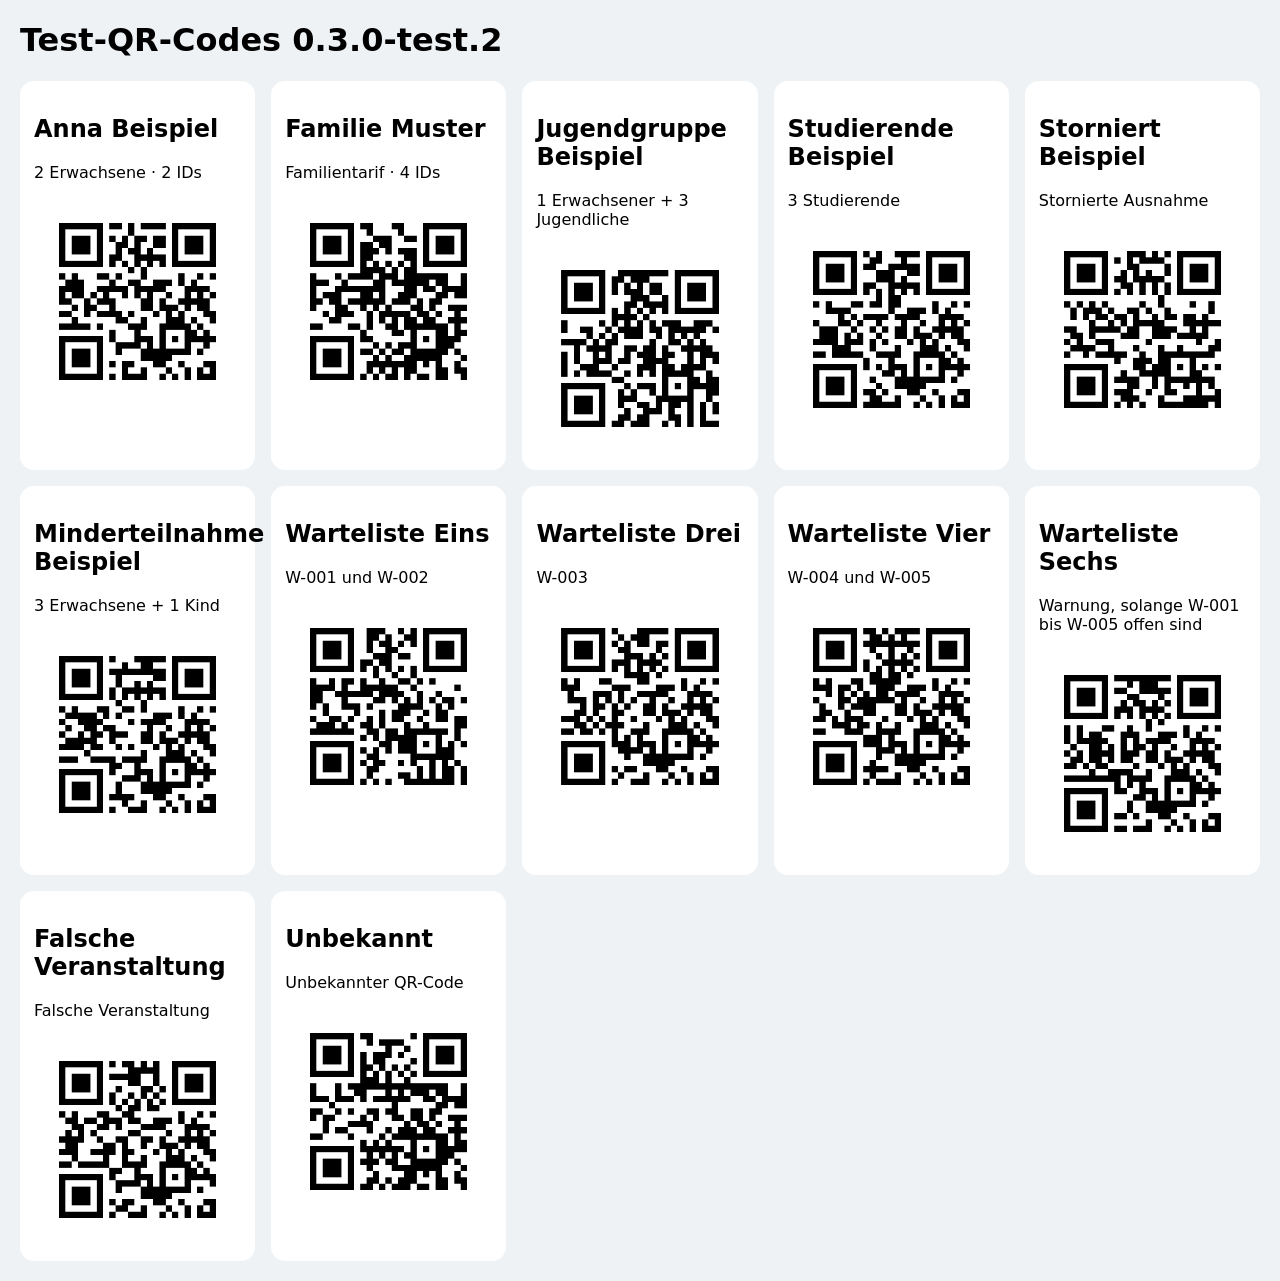
<file: test-qr-codes/index.html>
<!doctype html>
<html lang="de">
<head>
<meta charset="utf-8">
<meta name="viewport" content="width=device-width">
<title>Test-QR-Codes 0.3.0-test.2</title>
<style>
body{font-family:system-ui;margin:20px;background:#eef2f5}
.grid{display:grid;grid-template-columns:repeat(auto-fit,minmax(230px,1fr));gap:16px}
.card{background:white;padding:14px;border-radius:14px}
.card img{width:100%;max-width:260px}
</style>
</head>
<body>
<h1>Test-QR-Codes 0.3.0-test.2</h1>
<div class="grid"><div class="card"><h2>Anna Beispiel</h2><p>2 Erwachsene · 2 IDs</p><img src="01_A_001.png" alt="QR-Code Anna Beispiel"></div><div class="card"><h2>Familie Muster</h2><p>Familientarif · 4 IDs</p><img src="02_A_003.png" alt="QR-Code Familie Muster"></div><div class="card"><h2>Jugendgruppe Beispiel</h2><p>1 Erwachsener + 3 Jugendliche</p><img src="03_A_007.png" alt="QR-Code Jugendgruppe Beispiel"></div><div class="card"><h2>Studierende Beispiel</h2><p>3 Studierende</p><img src="04_A_011.png" alt="QR-Code Studierende Beispiel"></div><div class="card"><h2>Storniert Beispiel</h2><p>Stornierte Ausnahme</p><img src="05_A_014.png" alt="QR-Code Storniert Beispiel"></div><div class="card"><h2>Minderteilnahme Beispiel</h2><p>3 Erwachsene + 1 Kind</p><img src="06_A_017.png" alt="QR-Code Minderteilnahme Beispiel"></div><div class="card"><h2>Warteliste Eins</h2><p>W-001 und W-002</p><img src="07_W_001.png" alt="QR-Code Warteliste Eins"></div><div class="card"><h2>Warteliste Drei</h2><p>W-003</p><img src="08_W_003.png" alt="QR-Code Warteliste Drei"></div><div class="card"><h2>Warteliste Vier</h2><p>W-004 und W-005</p><img src="09_W_004.png" alt="QR-Code Warteliste Vier"></div><div class="card"><h2>Warteliste Sechs</h2><p>Warnung, solange W-001 bis W-005 offen sind</p><img src="10_W_006.png" alt="QR-Code Warteliste Sechs"></div><div class="card"><h2>Falsche Veranstaltung</h2><p>Falsche Veranstaltung</p><img src="11_A_099.png" alt="QR-Code Falsche Veranstaltung"></div><div class="card"><h2>Unbekannt</h2><p>Unbekannter QR-Code</p><img src="12_unbekannt.png" alt="QR-Code Unbekannt"></div></div></body></html>
</file>
